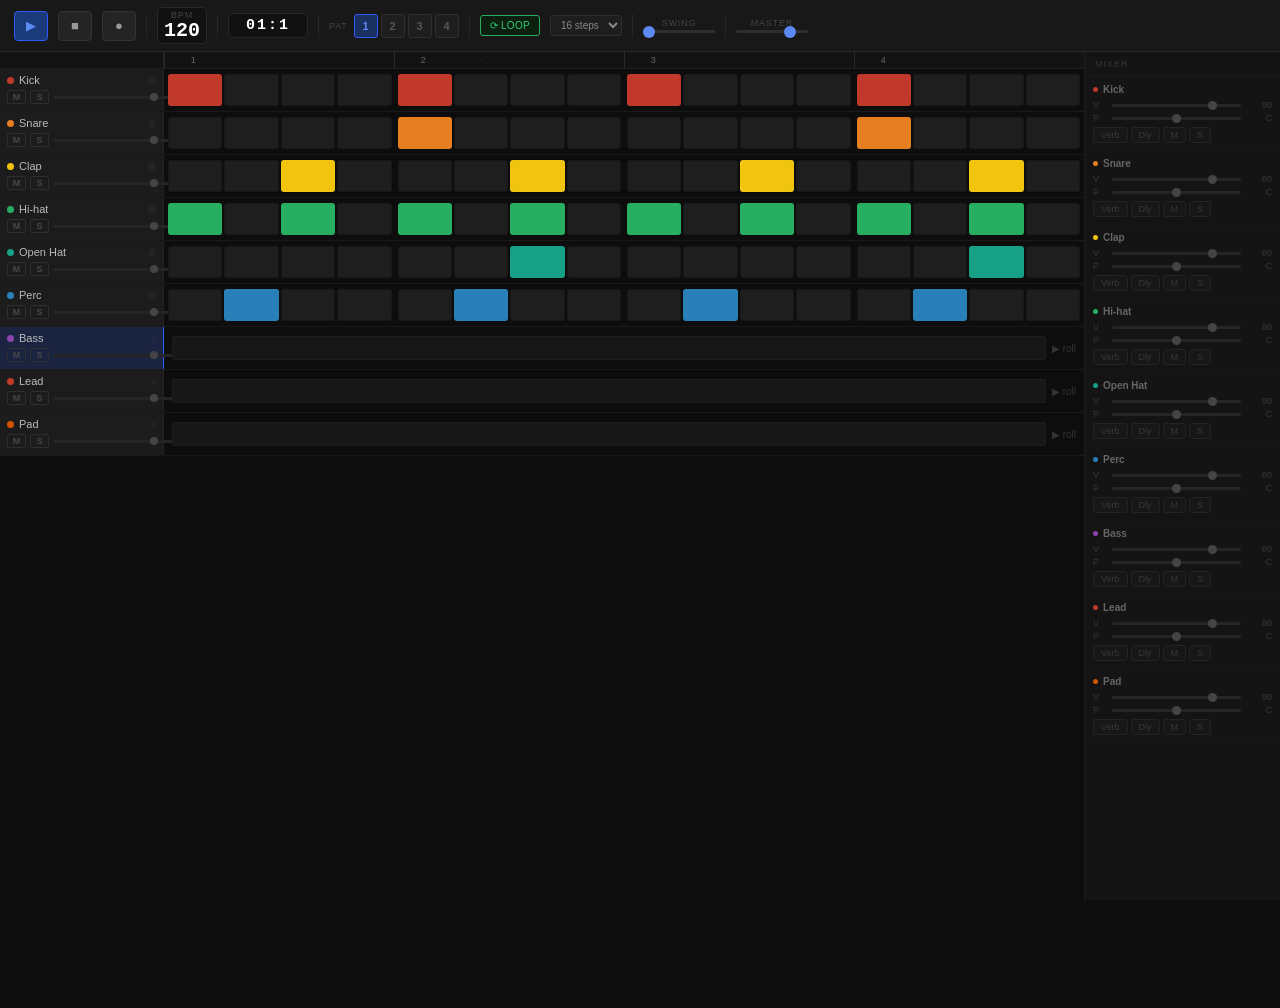
<file: static/beatlab/index.html>
<!DOCTYPE html>
<html lang="en">
<head>
<meta charset="UTF-8">
<meta name="viewport" content="width=device-width,initial-scale=1">
<title>BeatLab Pro</title>
<style>
*,*::before,*::after{box-sizing:border-box;margin:0;padding:0}
html,body{height:100%;background:#0d0d0d;color:#c0c0c0;font-family:-apple-system,BlinkMacSystemFont,'Segoe UI','Inter',sans-serif;font-size:12px;overflow:hidden;user-select:none}

/* ── Transport ── */
#transport{height:52px;background:#181818;border-bottom:1px solid #272727;display:flex;align-items:center;padding:0 14px;gap:10px;flex-shrink:0;z-index:50}
.tbtn{width:34px;height:30px;background:#242424;border:1px solid #333;border-radius:4px;color:#999;cursor:pointer;display:flex;align-items:center;justify-content:center;font-size:13px;transition:all 0.1s;flex-shrink:0}
.tbtn:hover{background:#2e2e2e;color:#fff}
#play-btn{background:#1a3a7a;border-color:#2d5af7;color:#5b8af5}
#play-btn:hover{background:#243d8a}
#play-btn.active{background:#7a1a1a;border-color:#c0392b;color:#e74c3c}
#rec-btn.active{background:#6b1111;border-color:#c0392b;color:#e74c3c}
.vsep{width:1px;height:24px;background:#272727;flex-shrink:0}
.tlabel{font-size:9px;color:#444;letter-spacing:0.8px;text-transform:uppercase}

#bpm-wrap{display:flex;flex-direction:column;align-items:center;gap:1px;cursor:ns-resize;padding:2px 6px;border:1px solid #272727;border-radius:4px;background:#111}
#bpm-num{font-size:20px;font-weight:700;color:#fff;line-height:1;font-family:'Courier New',monospace}

.pat-group{display:flex;gap:3px}
.pat-btn{width:24px;height:24px;background:#1e1e1e;border:1px solid #2e2e2e;border-radius:3px;color:#555;cursor:pointer;font-size:11px;font-weight:700;display:flex;align-items:center;justify-content:center}
.pat-btn:hover{border-color:#555;color:#aaa}
.pat-btn.active{background:#1a3060;border-color:#2d5af7;color:#5b8af5}

#time-display{font-family:'Courier New',monospace;font-size:15px;font-weight:700;color:#fff;background:#111;border:1px solid #272727;border-radius:4px;padding:3px 10px;letter-spacing:2px;min-width:80px;text-align:center}

.t-slider-wrap{display:flex;flex-direction:column;align-items:center;gap:2px}
input[type=range].tslider{width:72px;height:3px;-webkit-appearance:none;background:#2e2e2e;border-radius:2px;outline:none;cursor:pointer}
input[type=range].tslider::-webkit-slider-thumb{-webkit-appearance:none;width:12px;height:12px;border-radius:50%;background:#5b8af5;cursor:pointer}
.loop-btn{padding:4px 9px;background:#1e1e1e;border:1px solid #2e2e2e;border-radius:3px;color:#555;cursor:pointer;font-size:10px;letter-spacing:0.3px;white-space:nowrap}
.loop-btn.active{background:#0d2010;border-color:#27ae60;color:#2ecc71}
.steps-select{background:#1e1e1e;border:1px solid #2e2e2e;border-radius:3px;color:#888;padding:3px 6px;font-size:10px;cursor:pointer;outline:none}
.swing-row{display:flex;align-items:center;gap:5px}

/* ── Main ── */
#main{display:flex;height:calc(100vh - 52px);overflow:hidden}

/* ── Track area ── */
#track-area{flex:1;display:flex;flex-direction:column;overflow:hidden;min-width:0}
#beat-header{display:flex;background:#131313;border-bottom:1px solid #1e1e1e;flex-shrink:0;position:relative;overflow:hidden}
.bh-spacer{width:164px;min-width:164px;flex-shrink:0;border-right:1px solid #222}
.bh-cells{flex:1;display:flex;overflow:hidden}
.bh-cell{flex:1;min-width:0;text-align:center;color:#363636;font-size:9px;padding:3px 0;border-left:1px solid transparent}
.bh-cell.bar{color:#666;border-left-color:#2a2a2a}

#track-list{flex:1;overflow-y:auto;overflow-x:hidden;position:relative}
.track-row{border-bottom:1px solid #191919;display:flex;flex-direction:column;position:relative}
.track-main{display:flex;min-height:42px}

/* Track header */
.track-hdr{width:164px;min-width:164px;background:#1c1c1c;border-right:1px solid #232323;display:flex;flex-direction:column;padding:5px 7px;gap:4px;flex-shrink:0;cursor:pointer;transition:background 0.1s}
.track-hdr:hover{background:#222}
.track-hdr.selected{background:#1a2340;border-right-color:#2d5af7}
.tr-top{display:flex;align-items:center;gap:5px}
.tr-dot{width:7px;height:7px;border-radius:50%;flex-shrink:0}
.tr-name{flex:1;font-size:11px;font-weight:500;color:#bbb;white-space:nowrap;overflow:hidden;text-overflow:ellipsis}
.tr-type{font-size:9px;color:#3a3a3a}
.tr-bot{display:flex;align-items:center;gap:4px}
.mk-btn{width:19px;height:14px;border:1px solid #2e2e2e;border-radius:2px;background:transparent;color:#484848;cursor:pointer;font-size:9px;font-weight:700;display:flex;align-items:center;justify-content:center;flex-shrink:0}
.mk-btn:hover{border-color:#555;color:#999}
.mk-btn.mute-on{background:#8a6000;border-color:#c87f00;color:#ffba00}
.mk-btn.solo-on{background:#0a4a1a;border-color:#27ae60;color:#2ecc71}
.mini-vol{flex:1;height:3px;-webkit-appearance:none;background:#252525;border-radius:2px;outline:none;cursor:pointer}
.mini-vol::-webkit-slider-thumb{-webkit-appearance:none;width:8px;height:8px;border-radius:50%;background:#444;cursor:pointer}
.mini-vol:hover::-webkit-slider-thumb{background:#777}

/* Drum step grid */
.drum-grid{flex:1;display:flex;align-items:center;padding:5px 4px;gap:2px;min-width:0;overflow:hidden}
.step{flex:1;min-width:0;height:32px;border-radius:3px;background:#1e1e1e;border:1px solid #181818;cursor:pointer;transition:background 0.05s,box-shadow 0.05s}
.step:hover{background:#2a2a2a;border-color:#333}
.step.on{border-color:transparent}
.step.cur{box-shadow:0 0 0 1.5px rgba(255,255,255,0.45) inset}
.step.grp{margin-left:4px}

/* Piano roll */
.pr-wrap{flex:1;display:flex;flex-direction:column;min-width:0;overflow:hidden}
.pr-collapsed-view{flex:1;display:flex;align-items:center;padding:0 8px;gap:6px;cursor:pointer;min-height:42px}
.pr-mini-canvas{flex:1;height:24px;background:#171717;border-radius:2px;border:1px solid #1e1e1e;position:relative;overflow:hidden}
.pr-expand-hint{color:#333;font-size:10px;flex-shrink:0;display:flex;align-items:center;gap:3px}
.pr-expand-hint.open{color:#5b8af5}

.pr-open-view{flex:1;overflow:hidden}
.pr-grid-scroll{max-height:200px;overflow-y:auto;overflow-x:hidden}
.pr-row{display:flex;height:12px;position:relative}
.pr-row.bk{background:#141414}
.pr-row.wk{background:#1d1d1d}
.pr-row.ck{border-top:1px solid #2a2a2a}
.pr-key-lbl{width:26px;min-width:26px;font-size:7px;color:#383838;display:flex;align-items:center;justify-content:flex-end;padding-right:3px;border-right:1px solid #252525;flex-shrink:0}
.pr-row.ck .pr-key-lbl{color:#555}
.pr-cells{flex:1;display:flex;position:relative;overflow:hidden}
.pr-cell{flex:1;min-width:0;border-right:1px solid rgba(255,255,255,0.02);cursor:pointer;position:relative}
.pr-row.bk .pr-cell{background:transparent}
.pr-row.wk .pr-cell{background:transparent}
.pr-cell:hover{background:rgba(255,255,255,0.06)!important}
.pr-cell.on{border-radius:2px 0 0 2px}
.pr-cell.cont{}
.pr-cell.end{border-radius:0 2px 2px 0}
.pr-cell.cur{box-shadow:0 0 0 1px rgba(255,80,80,0.4) inset}
.pr-cell.beat{border-right-color:rgba(255,255,255,0.08)!important}

/* ── Mixer ── */
#mixer{width:196px;min-width:196px;background:#141414;border-left:1px solid #1e1e1e;display:flex;flex-direction:column;overflow-y:auto;flex-shrink:0}
#mixer-hdr{padding:7px 10px;font-size:9px;text-transform:uppercase;letter-spacing:1px;color:#353535;border-bottom:1px solid #1a1a1a;flex-shrink:0}
.mix-strip{padding:7px 8px;border-bottom:1px solid #181818}
.mix-name{font-size:10px;font-weight:600;color:#666;margin-bottom:5px;display:flex;align-items:center;gap:5px}
.mix-dot{width:5px;height:5px;border-radius:50%;flex-shrink:0}
.mix-row{display:flex;align-items:center;gap:5px;margin-bottom:3px}
.mix-lbl{font-size:9px;color:#383838;width:14px;flex-shrink:0}
.mix-fader{flex:1;height:3px;-webkit-appearance:none;background:#252525;border-radius:2px;outline:none;cursor:pointer}
.mix-fader::-webkit-slider-thumb{-webkit-appearance:none;width:9px;height:9px;border-radius:50%;background:#444;cursor:pointer}
.mix-fader:hover::-webkit-slider-thumb{background:#777}
.mix-val{font-size:9px;color:#383838;width:26px;text-align:right;flex-shrink:0}
.fx-row{display:flex;gap:3px;margin-top:4px}
.fx-chip{padding:2px 7px;border:1px solid #232323;border-radius:3px;font-size:9px;color:#383838;cursor:pointer;background:#171717}
.fx-chip:hover{color:#888;border-color:#444}
.fx-chip.on{color:#5b8af5;border-color:#1e3a70;background:#0d1b35}

/* ── Synth panel ── */
#synth-panel{height:108px;background:#161616;border-top:1px solid #232323;display:flex;align-items:stretch;gap:0;flex-shrink:0;overflow:hidden}
.syn-sec{padding:8px 14px;border-right:1px solid #1e1e1e;display:flex;flex-direction:column;gap:5px}
.syn-sec-title{font-size:9px;text-transform:uppercase;letter-spacing:0.8px;color:#3a3a3a}
.syn-row{display:flex;align-items:center;gap:5px}
.syn-lbl{font-size:9px;color:#3a3a3a;width:12px}
.syn-val{font-size:9px;color:#555;min-width:26px}
.wave-btns{display:flex;gap:3px}
.wave-btn{width:30px;height:22px;background:#1e1e1e;border:1px solid #2a2a2a;border-radius:3px;color:#555;cursor:pointer;font-size:10px;display:flex;align-items:center;justify-content:center}
.wave-btn:hover{color:#aaa;border-color:#444}
.wave-btn.active{background:#0d1b35;border-color:#2d5af7;color:#5b8af5}
input[type=range].syn-slider{width:70px;height:3px;-webkit-appearance:none;background:#252525;border-radius:2px;outline:none;cursor:pointer}
input[type=range].syn-slider::-webkit-slider-thumb{-webkit-appearance:none;width:10px;height:10px;border-radius:50%;background:#5b8af5;cursor:pointer}
.note-len-btns{display:flex;gap:3px}
.nl-btn{padding:2px 7px;background:#1e1e1e;border:1px solid #2a2a2a;border-radius:3px;color:#555;cursor:pointer;font-size:9px}
.nl-btn:hover{color:#aaa}
.nl-btn.active{background:#0d1b35;border-color:#2d5af7;color:#5b8af5}
#syn-label{font-size:11px;font-weight:600;color:#888;margin-bottom:2px}

::-webkit-scrollbar{width:5px;height:5px}
::-webkit-scrollbar-track{background:#0d0d0d}
::-webkit-scrollbar-thumb{background:#252525;border-radius:3px}
::-webkit-scrollbar-thumb:hover{background:#333}
</style>
</head>
<body>

<!-- Transport -->
<div id="transport">
  <button class="tbtn" id="play-btn" title="Play/Pause (Space)">▶</button>
  <button class="tbtn" id="stop-btn" title="Stop">■</button>
  <button class="tbtn" id="rec-btn" title="Record">●</button>
  <div class="vsep"></div>
  <div id="bpm-wrap" title="Drag up/down to change BPM">
    <span class="tlabel">BPM</span>
    <span id="bpm-num">120</span>
  </div>
  <div class="vsep"></div>
  <div id="time-display">01:1</div>
  <div class="vsep"></div>
  <div class="pat-group">
    <span class="tlabel" style="align-self:center;margin-right:3px">PAT</span>
    <button class="pat-btn active" data-pat="0">1</button>
    <button class="pat-btn" data-pat="1">2</button>
    <button class="pat-btn" data-pat="2">3</button>
    <button class="pat-btn" data-pat="3">4</button>
  </div>
  <div class="vsep"></div>
  <button class="loop-btn active" id="loop-btn">⟳ LOOP</button>
  <select class="steps-select" id="steps-select">
    <option value="16">16 steps</option>
    <option value="32">32 steps</option>
  </select>
  <div class="vsep"></div>
  <div class="t-slider-wrap">
    <span class="tlabel">SWING</span>
    <input type="range" class="tslider" id="swing-sl" min="0" max="100" value="0" step="1">
  </div>
  <div class="vsep"></div>
  <div class="t-slider-wrap">
    <span class="tlabel">MASTER</span>
    <input type="range" class="tslider" id="master-vol" min="0" max="100" value="80" step="1">
  </div>
</div>

<!-- Main -->
<div id="main">
  <div id="track-area">
    <div id="beat-header">
      <div class="bh-spacer"></div>
      <div class="bh-cells" id="bh-cells"></div>
    </div>
    <div id="track-list"></div>
  </div>
  <div id="mixer">
    <div id="mixer-hdr">Mixer</div>
    <div id="mixer-strips"></div>
  </div>
</div>

<!-- Synth editor panel -->
<div id="synth-panel">
  <div class="syn-sec" style="min-width:110px">
    <div id="syn-label">Bass</div>
    <div class="wave-btns" id="wave-btns">
      <button class="wave-btn active" data-wave="sawtooth" title="Sawtooth">∧</button>
      <button class="wave-btn" data-wave="square" title="Square">⊓</button>
      <button class="wave-btn" data-wave="sine" title="Sine">∿</button>
      <button class="wave-btn" data-wave="triangle" title="Triangle">△</button>
    </div>
  </div>
  <div class="syn-sec">
    <div class="syn-sec-title">Envelope</div>
    <div class="syn-row"><span class="syn-lbl">A</span><input type="range" class="syn-slider" id="syn-attack" min="1" max="500" value="10" step="1"><span class="syn-val" id="syn-attack-val">10ms</span></div>
    <div class="syn-row"><span class="syn-lbl">D</span><input type="range" class="syn-slider" id="syn-decay" min="10" max="1000" value="100" step="1"><span class="syn-val" id="syn-decay-val">100ms</span></div>
    <div class="syn-row"><span class="syn-lbl">S</span><input type="range" class="syn-slider" id="syn-sustain" min="0" max="100" value="70" step="1"><span class="syn-val" id="syn-sustain-val">70%</span></div>
    <div class="syn-row"><span class="syn-lbl">R</span><input type="range" class="syn-slider" id="syn-release" min="10" max="2000" value="300" step="1"><span class="syn-val" id="syn-release-val">300ms</span></div>
  </div>
  <div class="syn-sec">
    <div class="syn-sec-title">Filter</div>
    <div class="syn-row"><span class="syn-lbl">LP</span><input type="range" class="syn-slider" id="syn-cutoff" min="100" max="18000" value="8000" step="100"><span class="syn-val" id="syn-cutoff-val">8kHz</span></div>
    <div class="syn-row"><span class="syn-lbl">Q</span><input type="range" class="syn-slider" id="syn-res" min="1" max="20" value="1" step="0.5"><span class="syn-val" id="syn-res-val">1.0</span></div>
    <div class="syn-row"><span class="syn-lbl">HP</span><input type="range" class="syn-slider" id="syn-hpcutoff" min="20" max="2000" value="80" step="10"><span class="syn-val" id="syn-hpcutoff-val">80Hz</span></div>
  </div>
  <div class="syn-sec">
    <div class="syn-sec-title">Note length</div>
    <div class="note-len-btns" id="note-len-btns">
      <button class="nl-btn active" data-len="1">1/16</button>
      <button class="nl-btn" data-len="2">1/8</button>
      <button class="nl-btn" data-len="4">1/4</button>
      <button class="nl-btn" data-len="8">1/2</button>
    </div>
    <div class="syn-sec-title" style="margin-top:6px">Octave shift</div>
    <div class="syn-row" style="gap:5px">
      <button class="wave-btn" id="oct-down">−</button>
      <span id="oct-display" style="font-size:11px;color:#888;min-width:24px;text-align:center">C3</span>
      <button class="wave-btn" id="oct-up">+</button>
    </div>
  </div>
  <div class="syn-sec">
    <div class="syn-sec-title">Distortion</div>
    <div class="syn-row"><span class="syn-lbl">Dr</span><input type="range" class="syn-slider" id="syn-dist" min="0" max="100" value="0" step="1"><span class="syn-val" id="syn-dist-val">0%</span></div>
    <div class="syn-sec-title" style="margin-top:6px">Detune</div>
    <div class="syn-row"><span class="syn-lbl">De</span><input type="range" class="syn-slider" id="syn-detune" min="0" max="50" value="0" step="1"><span class="syn-val" id="syn-detune-val">0ct</span></div>
  </div>
  <div class="syn-sec" style="flex:1">
    <div class="syn-sec-title">Keyboard (Z–, key)</div>
    <div id="mini-keyboard" style="display:flex;gap:1px;margin-top:4px"></div>
    <div style="font-size:9px;color:#333;margin-top:6px">Z X C V B N M = white keys · S D G H J = black keys</div>
  </div>
</div>

<script>
'use strict';

/* ─── Constants ─── */
const TRACK_DEFS = [
  {id:'kick', name:'Kick',     type:'drum',  color:'#c0392b'},
  {id:'snare',name:'Snare',    type:'drum',  color:'#e67e22'},
  {id:'clap', name:'Clap',     type:'drum',  color:'#f1c40f'},
  {id:'hihat',name:'Hi-hat',   type:'drum',  color:'#27ae60'},
  {id:'ohat', name:'Open Hat', type:'drum',  color:'#16a085'},
  {id:'perc', name:'Perc',     type:'drum',  color:'#2980b9'},
  {id:'bass', name:'Bass',     type:'synth', color:'#8e44ad'},
  {id:'lead', name:'Lead',     type:'synth', color:'#c0392b'},
  {id:'pad',  name:'Pad',      type:'synth', color:'#d35400'},
];

// Pitch constants
const BASE_NOTE = 48; // C3
const PITCH_COUNT = 24;
const NOTE_NAMES = ['C','C#','D','D#','E','F','F#','G','G#','A','A#','B'];
const IS_BLACK = [false,true,false,true,false,false,true,false,true,false,true,false];

function pitchName(midi){ return NOTE_NAMES[midi%12] + Math.floor(midi/12-1); }
function isBlack(midi){ return IS_BLACK[midi%12]; }
function midiToFreq(m){ return 440 * Math.pow(2,(m-69)/12); }

/* ─── State ─── */
function makeTrackState(){
  return {
    steps: new Array(32).fill(0),
    notes: [],   // [{pitch, step, len}]
    vol: 0.8, pan: 0, mute: false, solo: false,
    fx: {reverb:false, delay:false},
    synth: {wave:'sawtooth', attack:0.01, decay:0.1, sustain:0.7, release:0.3,
            cutoff:8000, res:1, hpCutoff:80, dist:0, detune:0}
  };
}
function makePattern(){
  return {tracks: Object.fromEntries(TRACK_DEFS.map(t=>[t.id, makeTrackState()]))};
}

let S = {
  playing: false, bpm: 120, currentStep: -1, currentPat: 0,
  loop: true, masterVol: 0.8, swing: 0, numSteps: 16,
  selectedTrackIdx: 6,  // bass
  noteLen: 1, octaveBase: BASE_NOTE,
  patterns: [makePattern(), makePattern(), makePattern(), makePattern()]
};

function pat(){ return S.patterns[S.currentPat]; }
function ts(id){ return pat().tracks[id]; }
function selDef(){ return TRACK_DEFS[S.selectedTrackIdx]; }

/* ─── Default beats for demo ─── */
(function loadDefaults(){
  const p = pat();
  const k = p.tracks.kick.steps;   k[0]=k[4]=k[8]=k[12]=1;
  const sn = p.tracks.snare.steps; sn[4]=sn[12]=1;
  const cl = p.tracks.clap.steps;  cl[2]=cl[6]=cl[10]=cl[14]=1;
  const hh = p.tracks.hihat.steps; [0,2,4,6,8,10,12,14].forEach(i=>hh[i]=1);
  const oh = p.tracks.ohat.steps;  oh[6]=oh[14]=1;
  const pe = p.tracks.perc.steps;  pe[1]=pe[5]=pe[9]=pe[13]=1;
  // Default bass notes
  [[60,0,2],[55,4,1],[57,6,1],[60,8,2],[58,12,1],[55,14,1]].forEach(([p2,st,ln])=>{
    p.tracks.bass.notes.push({pitch:p2, step:st, len:ln});
  });
  // Lead notes
  [[67,0,1],[69,2,1],[71,4,1],[72,8,2],[71,12,1],[69,14,1]].forEach(([p2,st,ln])=>{
    p.tracks.lead.notes.push({pitch:p2, step:st, len:ln});
  });
  p.tracks.bass.synth.wave = 'sawtooth';
  p.tracks.lead.synth.wave = 'square';
  p.tracks.pad.synth.wave = 'sine';
  p.tracks.pad.synth.attack = 0.08;
  p.tracks.pad.synth.release = 0.5;
  p.tracks.pad.synth.cutoff = 2000;
  p.tracks.pad.notes = [[60,0,8],[64,0,8],[67,0,8]].map(([p2,st,ln])=>({pitch:p2,step:st,len:ln}));
})();

/* ─── Audio ─── */
let actx=null, masterGain, compressor, reverbConv, reverbGain, delayNode, delayFb, delayWet;
const tNodes = {}; // per track: {gain, pan, reverbSend, delaySend, waveshaper}

function getCtx(){
  if(!actx){
    actx = new (window.AudioContext||window.webkitAudioContext)();
    buildAudioGraph();
  }
  return actx;
}

function buildAudioGraph(){
  masterGain = actx.createGain(); masterGain.gain.value = S.masterVol;
  compressor = actx.createDynamicsCompressor();
  compressor.threshold.value = -10; compressor.ratio.value = 4; compressor.knee.value = 6;
  masterGain.connect(compressor); compressor.connect(actx.destination);

  // Reverb
  reverbConv = actx.createConvolver();
  reverbConv.buffer = makeImpulse(2.5, 2);
  reverbGain = actx.createGain(); reverbGain.gain.value = 0.28;
  reverbConv.connect(reverbGain); reverbGain.connect(masterGain);

  // Delay
  delayNode = actx.createDelay(2.0);
  delayNode.delayTime.value = 60/S.bpm * 0.375;
  delayFb = actx.createGain(); delayFb.gain.value = 0.38;
  delayWet = actx.createGain(); delayWet.gain.value = 0.22;
  delayNode.connect(delayFb); delayFb.connect(delayNode);
  delayNode.connect(delayWet); delayWet.connect(masterGain);

  TRACK_DEFS.forEach(t=>{
    const g = actx.createGain(); g.gain.value = ts(t.id).vol;
    const p = actx.createStereoPanner(); p.pan.value = ts(t.id).pan;
    g.connect(p); p.connect(masterGain);
    const rs = actx.createGain(); rs.gain.value = 0; p.connect(rs); rs.connect(reverbConv);
    const ds = actx.createGain(); ds.gain.value = 0; p.connect(ds); ds.connect(delayNode);
    tNodes[t.id] = {gain:g, pan:p, reverbSend:rs, delaySend:ds};
  });
}

function makeImpulse(dur, decay){
  const sr = actx.sampleRate, len = sr*dur;
  const buf = actx.createBuffer(2, len, sr);
  for(let c=0;c<2;c++){
    const ch = buf.getChannelData(c);
    for(let i=0;i<len;i++) ch[i] = (Math.random()*2-1)*Math.pow(1-i/len, decay);
  }
  return buf;
}

function trackOut(id){ return tNodes[id]?.gain ?? masterGain; }

function noiseBuffer(dur){
  const sr = actx.sampleRate, len = Math.ceil(sr*dur);
  const buf = actx.createBuffer(1,len,sr), d=buf.getChannelData(0);
  for(let i=0;i<len;i++) d[i]=Math.random()*2-1;
  const s = actx.createBufferSource(); s.buffer = buf; return s;
}

/* Drum synthesis */
function playKick(t, vol){
  const g=actx.createGain(); g.gain.setValueAtTime(vol*1.1,t); g.gain.exponentialRampToValueAtTime(0.001,t+0.55);
  const o=actx.createOscillator(); o.frequency.setValueAtTime(200,t); o.frequency.exponentialRampToValueAtTime(28,t+0.3);
  o.connect(g); g.connect(trackOut('kick'));
  o.start(t); o.stop(t+0.55);
  const cg=actx.createGain(); cg.gain.setValueAtTime(vol*0.6,t); cg.gain.exponentialRampToValueAtTime(0.001,t+0.025);
  const co=actx.createOscillator(); co.frequency.value=900;
  co.connect(cg); cg.connect(trackOut('kick')); co.start(t); co.stop(t+0.025);
}

function playSnare(t, vol){
  const dur=0.28;
  const n=noiseBuffer(dur), hpf=actx.createBiquadFilter(); hpf.type='highpass'; hpf.frequency.value=1400;
  const g=actx.createGain(); g.gain.setValueAtTime(vol*0.75,t); g.gain.exponentialRampToValueAtTime(0.001,t+dur);
  n.connect(hpf); hpf.connect(g); g.connect(trackOut('snare')); n.start(t); n.stop(t+dur);
  const to=actx.createOscillator(); to.type='triangle'; to.frequency.value=195;
  const tg=actx.createGain(); tg.gain.setValueAtTime(vol*0.35,t); tg.gain.exponentialRampToValueAtTime(0.001,t+0.12);
  to.connect(tg); tg.connect(trackOut('snare')); to.start(t); to.stop(t+0.12);
}

function playClap(t, vol){
  [0,0.009,0.02].forEach(d=>{
    const n=noiseBuffer(0.09), bpf=actx.createBiquadFilter(); bpf.type='bandpass'; bpf.frequency.value=1500; bpf.Q.value=0.65;
    const g=actx.createGain(); g.gain.setValueAtTime(vol*0.65,t+d); g.gain.exponentialRampToValueAtTime(0.001,t+d+0.09);
    n.connect(bpf); bpf.connect(g); g.connect(trackOut('clap')); n.start(t+d); n.stop(t+d+0.09);
  });
}

function playHihat(t, vol, open){
  const dur=open?0.42:0.075;
  const n=noiseBuffer(dur), hpf=actx.createBiquadFilter(); hpf.type='highpass'; hpf.frequency.value=8500;
  const g=actx.createGain(); g.gain.setValueAtTime(vol*0.48,t);
  if(open){ g.gain.linearRampToValueAtTime(0.001,t+dur); }
  else { g.gain.exponentialRampToValueAtTime(0.001,t+dur); }
  n.connect(hpf); hpf.connect(g); g.connect(trackOut(open?'ohat':'hihat')); n.start(t); n.stop(t+dur);
}

function playPerc(t, vol){
  const g=actx.createGain(); g.gain.setValueAtTime(vol*0.65,t); g.gain.exponentialRampToValueAtTime(0.001,t+0.22);
  const o=actx.createOscillator(); o.type='sine'; o.frequency.setValueAtTime(420,t); o.frequency.exponentialRampToValueAtTime(200,t+0.15);
  o.connect(g); g.connect(trackOut('perc')); o.start(t); o.stop(t+0.22);
  const n=noiseBuffer(0.065), bpf=actx.createBiquadFilter(); bpf.type='bandpass'; bpf.frequency.value=2200;
  const ng=actx.createGain(); ng.gain.setValueAtTime(vol*0.22,t); ng.gain.exponentialRampToValueAtTime(0.001,t+0.065);
  n.connect(bpf); bpf.connect(ng); ng.connect(trackOut('perc')); n.start(t); n.stop(t+0.065);
}

/* Synth voice */
function playSynthNote(trackId, pitch, time, lenSteps, vel){
  const s = ts(trackId).synth;
  const dur = Math.max(lenSteps * stepDur() * 0.92, 0.04);
  const freq = midiToFreq(pitch);

  const osc = actx.createOscillator();
  osc.type = s.wave;
  osc.frequency.value = freq;
  if(s.detune) osc.detune.value = s.detune * 100;

  const hpf = actx.createBiquadFilter(); hpf.type='highpass'; hpf.frequency.value=s.hpCutoff;
  const lpf = actx.createBiquadFilter(); lpf.type='lowpass'; lpf.frequency.value=s.cutoff; lpf.Q.value=s.res;

  let chain = osc;
  // Distortion waveshaper
  if(s.dist > 0){
    const ws = actx.createWaveShaper(); ws.curve = makeDistCurve(s.dist*4); ws.oversample='4x';
    osc.connect(ws); ws.connect(hpf);
  } else {
    osc.connect(hpf);
  }
  hpf.connect(lpf);

  const env = actx.createGain(); env.gain.setValueAtTime(0,time);
  env.gain.linearRampToValueAtTime(vel*0.9, time+s.attack);
  const peakT = time+s.attack;
  const susVol = vel * s.sustain;
  env.gain.linearRampToValueAtTime(susVol, peakT+s.decay);
  const relStart = time+dur-s.release;
  if(relStart > peakT+s.decay) env.gain.setValueAtTime(susVol, relStart);
  env.gain.linearRampToValueAtTime(0.001, time+dur);

  lpf.connect(env); env.connect(trackOut(trackId));

  // FX sends
  const n = tNodes[trackId];
  if(n){
    n.reverbSend.gain.value = ts(trackId).fx.reverb ? 0.5 : 0;
    n.delaySend.gain.value = ts(trackId).fx.delay ? 0.5 : 0;
  }

  osc.start(time); osc.stop(time+dur+0.05);

  // Second osc for pad (chorus effect)
  if(trackId==='pad' && s.detune>0){
    const o2=actx.createOscillator(); o2.type=s.wave; o2.frequency.value=freq; o2.detune.value=-(s.detune*100);
    const e2=actx.createGain(); e2.gain.setValueAtTime(0,time); e2.gain.linearRampToValueAtTime(vel*0.5,time+s.attack); e2.gain.linearRampToValueAtTime(0.001,time+dur);
    o2.connect(lpf); o2.start(time); o2.stop(time+dur+0.05);
  }
}

function makeDistCurve(amt){
  const n=256, c=new Float32Array(n);
  for(let i=0;i<n;i++){const x=i*2/n-1; c[i]=(Math.PI+amt)*x/(Math.PI+amt*Math.abs(x));}
  return c;
}

/* ─── Sequencer ─── */
let schedTimer=null, nextStepTime=0;
function stepDur(){ return 60/S.bpm/4; }

function scheduleStep(step, t){
  const hasSolo = TRACK_DEFS.some(td=>ts(td.id).solo);
  TRACK_DEFS.forEach(tdef=>{
    const track = ts(tdef.id);
    if(track.mute) return;
    if(hasSolo && !track.solo) return;

    const swingOff = (step%2===1) ? (S.swing/100)*stepDur()*0.65 : 0;
    const ft = t + swingOff;

    if(tdef.type==='drum'){
      if(!track.steps[step]) return;
      const vol = track.vol;
      if(tdef.id==='kick')  playKick(ft,vol);
      else if(tdef.id==='snare') playSnare(ft,vol);
      else if(tdef.id==='clap')  playClap(ft,vol);
      else if(tdef.id==='hihat') playHihat(ft,vol,false);
      else if(tdef.id==='ohat')  playHihat(ft,vol,true);
      else if(tdef.id==='perc')  playPerc(ft,vol);
    } else {
      track.notes.filter(n=>n.step===step).forEach(n=>{
        playSynthNote(tdef.id, n.pitch, ft, n.len, 0.72);
      });
    }
  });
}

function scheduler(){
  const AHEAD = 0.1;
  while(nextStepTime < actx.currentTime + AHEAD){
    scheduleStep(S.currentStep, nextStepTime);
    nextStepTime += stepDur();
    S.currentStep = (S.currentStep+1) % S.numSteps;
  }
  schedTimer = setTimeout(scheduler, 20);
}

let animFrame=null, lastStep=-1;
function startSeq(){
  const ctx=getCtx(); ctx.resume();
  S.playing=true; S.currentStep=0; nextStepTime=ctx.currentTime+0.04;
  scheduler();
  animFrame=requestAnimationFrame(animLoop);
}
function stopSeq(){
  S.playing=false; clearTimeout(schedTimer);
  cancelAnimationFrame(animFrame);
  S.currentStep=-1; lastStep=-1;
  renderHighlights(-1);
  document.getElementById('time-display').textContent='01:1';
}

function animLoop(){
  const step = S.currentStep>0 ? S.currentStep-1 : S.numSteps-1;
  if(step!==lastStep){
    lastStep=step;
    renderHighlights(step);
    const bar=Math.floor(step/4)+1, beat=(step%4)+1;
    document.getElementById('time-display').textContent=String(bar).padStart(2,'0')+':'+beat;
  }
  animFrame=requestAnimationFrame(animLoop);
}

function renderHighlights(step){
  document.querySelectorAll('.step.cur').forEach(e=>e.classList.remove('cur'));
  document.querySelectorAll('.pr-cell.cur').forEach(e=>e.classList.remove('cur'));
  if(step<0) return;
  document.querySelectorAll(`.step[data-step="${step}"]`).forEach(e=>e.classList.add('cur'));
  document.querySelectorAll(`.pr-cell[data-step="${step}"]`).forEach(e=>e.classList.add('cur'));
}

/* ─── UI BUILD ─── */
function buildBeatHeader(){
  const cells = document.getElementById('bh-cells');
  cells.innerHTML='';
  for(let i=0;i<S.numSteps;i++){
    const d=document.createElement('div');
    d.className='bh-cell'+(i%4===0?' bar':'');
    d.textContent=i%4===0 ? Math.floor(i/4)+1 : '·';
    cells.appendChild(d);
  }
}

function buildTrackList(){
  const list=document.getElementById('track-list');
  list.innerHTML='';

  TRACK_DEFS.forEach((tdef,idx)=>{
    const track=ts(tdef.id);
    const row=document.createElement('div');
    row.className='track-row';
    row.dataset.id=tdef.id;

    const main=document.createElement('div');
    main.className='track-main';

    // Header
    const hdr=document.createElement('div');
    hdr.className='track-hdr'+(idx===S.selectedTrackIdx?' selected':'');
    hdr.dataset.idx=idx;
    hdr.innerHTML=`
      <div class="tr-top">
        <div class="tr-dot" style="background:${tdef.color}"></div>
        <span class="tr-name">${tdef.name}</span>
        <span class="tr-type">${tdef.type==='drum'?'◎':'♪'}</span>
      </div>
      <div class="tr-bot">
        <button class="mk-btn mute-btn${track.mute?' mute-on':''}" data-id="${tdef.id}">M</button>
        <button class="mk-btn solo-btn${track.solo?' solo-on':''}" data-id="${tdef.id}">S</button>
        <input type="range" class="mini-vol" data-id="${tdef.id}" min="0" max="100" value="${Math.round(track.vol*100)}">
      </div>`;

    hdr.querySelector('.mute-btn').addEventListener('click',e=>{
      e.stopPropagation();
      track.mute^=1;
      e.currentTarget.classList.toggle('mute-on',!!track.mute);
      updateMixerStrip(tdef.id);
    });
    hdr.querySelector('.solo-btn').addEventListener('click',e=>{
      e.stopPropagation();
      track.solo^=1;
      e.currentTarget.classList.toggle('solo-on',!!track.solo);
      updateMixerStrip(tdef.id);
    });
    hdr.querySelector('.mini-vol').addEventListener('input',e=>{
      track.vol=e.target.value/100;
      if(tNodes[tdef.id]) tNodes[tdef.id].gain.gain.value=track.vol;
      updateMixerStrip(tdef.id);
    });
    hdr.addEventListener('click',()=>selectTrack(idx));

    main.appendChild(hdr);

    if(tdef.type==='drum'){
      main.appendChild(buildDrumGrid(tdef));
    } else {
      main.appendChild(buildPianoRollWrap(tdef,idx));
    }

    row.appendChild(main);
    list.appendChild(row);
  });
}

function buildDrumGrid(tdef){
  const track=ts(tdef.id);
  const grid=document.createElement('div');
  grid.className='drum-grid';
  grid.dataset.id=tdef.id;
  for(let i=0;i<S.numSteps;i++){
    const pad=document.createElement('div');
    pad.className='step'+(i>0&&i%4===0?' grp':'');
    pad.dataset.step=i; pad.dataset.track=tdef.id;
    if(track.steps[i]){ pad.classList.add('on'); pad.style.background=tdef.color; }
    pad.addEventListener('mousedown',e=>{
      e.preventDefault();
      track.steps[i]^=1;
      pad.classList.toggle('on',!!track.steps[i]);
      pad.style.background=track.steps[i]?tdef.color:'';
    });
    grid.appendChild(pad);
  }
  return grid;
}

function buildPianoRollWrap(tdef, idx){
  const wrap=document.createElement('div');
  wrap.className='pr-wrap';
  wrap.dataset.id=tdef.id;

  const collapsed=document.createElement('div');
  collapsed.className='pr-collapsed-view';
  collapsed.innerHTML=`
    <div class="pr-mini-canvas" id="pr-mini-${tdef.id}"></div>
    <div class="pr-expand-hint" id="pr-hint-${tdef.id}">▶ roll</div>`;
  collapsed.addEventListener('click',()=>togglePianoRoll(tdef.id));
  wrap.appendChild(collapsed);
  renderMiniPreview(tdef);

  return wrap;
}

function togglePianoRoll(id){
  const wrap=document.querySelector(`.pr-wrap[data-id="${id}"]`);
  const existing=wrap.querySelector('.pr-open-view');
  const hint=document.getElementById(`pr-hint-${id}`);

  if(existing){
    existing.remove();
    hint.textContent='▶ roll'; hint.classList.remove('open');
  } else {
    const open=document.createElement('div');
    open.className='pr-open-view';
    const scroll=document.createElement('div');
    scroll.className='pr-grid-scroll';
    open.appendChild(scroll);

    const tdef=TRACK_DEFS.find(t=>t.id===id);
    const track=ts(id);

    for(let pi=0;pi<PITCH_COUNT;pi++){
      const midi=BASE_NOTE+PITCH_COUNT-1-pi;
      const bk=isBlack(midi);
      const isC=midi%12===0;
      const row=document.createElement('div');
      row.className='pr-row'+(bk?' bk':' wk')+(isC?' ck':'');

      const lbl=document.createElement('div');
      lbl.className='pr-key-lbl';
      lbl.textContent=isC||(!bk&&(midi-1)%12===11)||(!bk&&midi%12===4)?pitchName(midi):'';
      row.appendChild(lbl);

      const cells=document.createElement('div');
      cells.className='pr-cells';

      for(let si=0;si<S.numSteps;si++){
        const cell=document.createElement('div');
        cell.className='pr-cell'+(si>0&&si%4===0?' beat':'');
        cell.dataset.step=si;
        cell.dataset.pitch=midi;
        cell.dataset.track=id;

        const noteHere=track.notes.find(n=>n.pitch===midi && si>=n.step && si<n.step+n.len);
        if(noteHere){
          cell.style.background=tdef.color;
          cell.style.opacity='0.85';
          if(si===noteHere.step) cell.classList.add('on');
          else cell.classList.add('cont');
          if(si===noteHere.step+noteHere.len-1) cell.classList.add('end');
        }

        cell.addEventListener('mousedown',e=>{
          e.preventDefault();
          const existing2=track.notes.find(n=>n.pitch===midi && si>=n.step && si<n.step+n.len);
          if(existing2){
            track.notes.splice(track.notes.indexOf(existing2),1);
            refreshPianoRoll(id);
            renderMiniPreview(tdef);
          } else {
            track.notes.push({pitch:midi, step:si, len:S.noteLen});
            refreshPianoRoll(id);
            renderMiniPreview(tdef);
          }
        });
        cells.appendChild(cell);
      }
      row.appendChild(cells);
      scroll.appendChild(row);
    }

    wrap.appendChild(open);
    hint.textContent='▲ roll'; hint.classList.add('open');
  }
}

function refreshPianoRoll(id){
  const tdef=TRACK_DEFS.find(t=>t.id===id);
  const track=ts(id);
  const cells=document.querySelectorAll(`.pr-cell[data-track="${id}"]`);
  cells.forEach(cell=>{
    const midi=parseInt(cell.dataset.pitch), si=parseInt(cell.dataset.step);
    const noteHere=track.notes.find(n=>n.pitch===midi && si>=n.step && si<n.step+n.len);
    if(noteHere){
      cell.style.background=tdef.color; cell.style.opacity='0.85';
      cell.classList.toggle('on', si===noteHere.step);
      cell.classList.toggle('cont', si>noteHere.step);
      cell.classList.toggle('end', si===noteHere.step+noteHere.len-1);
    } else {
      cell.style.background=''; cell.style.opacity='';
      cell.classList.remove('on','cont','end');
    }
  });
}

function renderMiniPreview(tdef){
  const mini=document.getElementById(`pr-mini-${tdef.id}`);
  if(!mini) return;
  mini.innerHTML='';
  const track=ts(tdef.id);
  if(!track.notes.length) return;
  const totalSteps=S.numSteps;
  track.notes.forEach(n=>{
    const d=document.createElement('div');
    d.style.cssText=`position:absolute;background:${tdef.color};opacity:0.8;
      left:${(n.step/totalSteps*100).toFixed(1)}%;
      width:${(n.len/totalSteps*100).toFixed(1)}%;
      height:3px;
      bottom:${((n.pitch-BASE_NOTE)/PITCH_COUNT*100).toFixed(1)}%;
      border-radius:1px;`;
    mini.appendChild(d);
  });
}

function buildMixer(){
  const strips=document.getElementById('mixer-strips');
  strips.innerHTML='';
  TRACK_DEFS.forEach(tdef=>{
    const track=ts(tdef.id);
    const strip=document.createElement('div');
    strip.className='mix-strip';
    strip.id=`mix-strip-${tdef.id}`;
    strip.innerHTML=`
      <div class="mix-name"><div class="mix-dot" style="background:${tdef.color}"></div>${tdef.name}</div>
      <div class="mix-row">
        <span class="mix-lbl">V</span>
        <input type="range" class="mix-fader" data-id="${tdef.id}" data-param="vol" min="0" max="100" value="${Math.round(track.vol*100)}">
        <span class="mix-val" id="mvol-${tdef.id}">${Math.round(track.vol*100)}</span>
      </div>
      <div class="mix-row">
        <span class="mix-lbl">P</span>
        <input type="range" class="mix-fader" data-id="${tdef.id}" data-param="pan" min="-100" max="100" value="${Math.round(track.pan*100)}">
        <span class="mix-val" id="mpan-${tdef.id}">${track.pan===0?'C':track.pan>0?'R'+Math.round(track.pan*100):'L'+Math.round(-track.pan*100)}</span>
      </div>
      <div class="fx-row">
        <div class="fx-chip${track.fx.reverb?' on':''}" data-id="${tdef.id}" data-fx="reverb">Verb</div>
        <div class="fx-chip${track.fx.delay?' on':''}" data-id="${tdef.id}" data-fx="delay">Dly</div>
        <div class="fx-chip${track.mute?' on':''}" data-id="${tdef.id}" data-fx="mute" style="${track.mute?'color:#f39c12;border-color:#c87f00;background:#1a1000':''}">M</div>
        <div class="fx-chip${track.solo?' on':''}" data-id="${tdef.id}" data-fx="solo" style="${track.solo?'color:#2ecc71;border-color:#27ae60;background:#001a06':''}">S</div>
      </div>`;

    strip.querySelectorAll('.mix-fader').forEach(sl=>{
      sl.addEventListener('input',e=>{
        const id=e.target.dataset.id, param=e.target.dataset.param, v=parseInt(e.target.value);
        const track2=ts(id);
        if(param==='vol'){
          track2.vol=v/100;
          if(tNodes[id]) tNodes[id].gain.gain.value=track2.vol;
          document.getElementById(`mvol-${id}`).textContent=v;
          const mvol=document.querySelector(`.mini-vol[data-id="${id}"]`);
          if(mvol) mvol.value=v;
        } else {
          track2.pan=v/100;
          if(tNodes[id]) tNodes[id].pan.pan.value=track2.pan;
          document.getElementById(`mpan-${id}`).textContent=v===0?'C':v>0?'R'+v:'L'+(-v);
        }
      });
    });

    strip.querySelectorAll('.fx-chip').forEach(chip=>{
      chip.addEventListener('click',()=>{
        const id=chip.dataset.id, fx=chip.dataset.fx, track2=ts(id);
        if(fx==='reverb'||fx==='delay'){
          track2.fx[fx]^=1; chip.classList.toggle('on',!!track2.fx[fx]);
          if(tNodes[id]) tNodes[id][fx==='reverb'?'reverbSend':'delaySend'].gain.value=track2.fx[fx]?0.5:0;
        } else if(fx==='mute'){
          track2.mute^=1; chip.classList.toggle('on',!!track2.mute);
          chip.style.cssText=track2.mute?'color:#f39c12;border-color:#c87f00;background:#1a1000':'';
          const mb=document.querySelector(`.mute-btn[data-id="${id}"]`);
          if(mb) mb.classList.toggle('mute-on',!!track2.mute);
        } else if(fx==='solo'){
          track2.solo^=1; chip.classList.toggle('on',!!track2.solo);
          chip.style.cssText=track2.solo?'color:#2ecc71;border-color:#27ae60;background:#001a06':'';
          const sb=document.querySelector(`.solo-btn[data-id="${id}"]`);
          if(sb) sb.classList.toggle('solo-on',!!track2.solo);
        }
      });
    });
    strips.appendChild(strip);
  });
}

function updateMixerStrip(id){
  const track=ts(id);
  const vv=document.getElementById(`mvol-${id}`);
  if(vv) vv.textContent=Math.round(track.vol*100);
  const vc=document.querySelector(`#mix-strip-${id} .mix-fader[data-param="vol"]`);
  if(vc) vc.value=Math.round(track.vol*100);
}

/* Synth panel */
function selectTrack(idx){
  S.selectedTrackIdx=idx;
  document.querySelectorAll('.track-hdr').forEach(h=>h.classList.remove('selected'));
  document.querySelectorAll('.track-hdr').forEach(h=>{ if(parseInt(h.dataset.idx)===idx) h.classList.add('selected'); });
  updateSynthPanel();
}

function updateSynthPanel(){
  const tdef=selDef();
  document.getElementById('syn-label').textContent=tdef.name;
  const panelVisible=tdef.type==='synth';
  document.querySelectorAll('.syn-sec').forEach((s,i)=>{ if(i>0) s.style.opacity=panelVisible?'1':'0.3'; });

  if(!panelVisible) return;
  const s=ts(tdef.id).synth;
  document.querySelectorAll('.wave-btn').forEach(b=>b.classList.toggle('active',b.dataset.wave===s.wave));
  document.getElementById('syn-attack').value=Math.round(s.attack*1000);
  document.getElementById('syn-attack-val').textContent=Math.round(s.attack*1000)+'ms';
  document.getElementById('syn-decay').value=Math.round(s.decay*1000);
  document.getElementById('syn-decay-val').textContent=Math.round(s.decay*1000)+'ms';
  document.getElementById('syn-sustain').value=Math.round(s.sustain*100);
  document.getElementById('syn-sustain-val').textContent=Math.round(s.sustain*100)+'%';
  document.getElementById('syn-release').value=Math.round(s.release*1000);
  document.getElementById('syn-release-val').textContent=Math.round(s.release*1000)+'ms';
  document.getElementById('syn-cutoff').value=s.cutoff;
  document.getElementById('syn-cutoff-val').textContent=s.cutoff>=1000?(s.cutoff/1000).toFixed(1)+'kHz':s.cutoff+'Hz';
  document.getElementById('syn-res').value=s.res;
  document.getElementById('syn-res-val').textContent=parseFloat(s.res).toFixed(1);
  document.getElementById('syn-hpcutoff').value=s.hpCutoff;
  document.getElementById('syn-hpcutoff-val').textContent=s.hpCutoff+'Hz';
  document.getElementById('syn-dist').value=s.dist;
  document.getElementById('syn-dist-val').textContent=s.dist+'%';
  document.getElementById('syn-detune').value=s.detune;
  document.getElementById('syn-detune-val').textContent=s.detune+'ct';
}

function bindSynthPanel(){
  document.getElementById('wave-btns').addEventListener('click',e=>{
    const btn=e.target.closest('.wave-btn');
    if(!btn||!btn.dataset.wave) return;
    const tdef=selDef(); if(tdef.type!=='synth') return;
    ts(tdef.id).synth.wave=btn.dataset.wave;
    document.querySelectorAll('.wave-btn').forEach(b=>b.classList.toggle('active',b===btn));
  });

  const params=[
    ['syn-attack',  v=>{const s=synthS(); s.attack=v/1000;  document.getElementById('syn-attack-val').textContent=v+'ms';}],
    ['syn-decay',   v=>{const s=synthS(); s.decay=v/1000;   document.getElementById('syn-decay-val').textContent=v+'ms';}],
    ['syn-sustain', v=>{const s=synthS(); s.sustain=v/100;  document.getElementById('syn-sustain-val').textContent=v+'%';}],
    ['syn-release', v=>{const s=synthS(); s.release=v/1000; document.getElementById('syn-release-val').textContent=v+'ms';}],
    ['syn-cutoff',  v=>{const s=synthS(); s.cutoff=v;       document.getElementById('syn-cutoff-val').textContent=v>=1000?(v/1000).toFixed(1)+'kHz':v+'Hz';}],
    ['syn-res',     v=>{const s=synthS(); s.res=v;          document.getElementById('syn-res-val').textContent=parseFloat(v).toFixed(1);}],
    ['syn-hpcutoff',v=>{const s=synthS(); s.hpCutoff=v;     document.getElementById('syn-hpcutoff-val').textContent=v+'Hz';}],
    ['syn-dist',    v=>{const s=synthS(); s.dist=v;         document.getElementById('syn-dist-val').textContent=v+'%';}],
    ['syn-detune',  v=>{const s=synthS(); s.detune=v;       document.getElementById('syn-detune-val').textContent=v+'ct';}],
  ];
  params.forEach(([id,fn])=>{
    const el=document.getElementById(id);
    if(el) el.addEventListener('input',e=>{ if(selDef().type==='synth') fn(parseFloat(e.target.value)); });
  });

  function synthS(){ return ts(selDef().id).synth; }
}

function buildMiniKeyboard(){
  const kb=document.getElementById('mini-keyboard');
  const notes=[0,2,4,5,7,9,11]; // C D E F G A B
  for(let n=0;n<8;n++){
    const btn=document.createElement('div');
    btn.style.cssText='width:14px;height:28px;background:#888;border-radius:2px 2px 3px 3px;border:1px solid #555;cursor:pointer;flex-shrink:0;transition:background 0.05s';
    btn.dataset.offset=notes[n%7];
    btn.addEventListener('mousedown',()=>{
      if(!actx){ getCtx(); }
      else actx.resume();
      const pitch=S.octaveBase+notes[n%7];
      const tdef=selDef();
      if(tdef.type==='synth'){
        playSynthNote(tdef.id, pitch, actx.currentTime, S.noteLen, 0.75);
        btn.style.background='#4a7fd4';
        setTimeout(()=>btn.style.background='#888', 200);
      }
    });
    kb.appendChild(btn);
  }
}

/* ─── Transport binding ─── */
function bindTransport(){
  document.getElementById('play-btn').addEventListener('click',()=>{
    if(S.playing){ stopSeq(); document.getElementById('play-btn').textContent='▶'; document.getElementById('play-btn').classList.remove('active'); }
    else { startSeq(); document.getElementById('play-btn').textContent='⏸'; document.getElementById('play-btn').classList.add('active'); }
  });
  document.getElementById('stop-btn').addEventListener('click',()=>{
    stopSeq(); document.getElementById('play-btn').textContent='▶'; document.getElementById('play-btn').classList.remove('active');
  });
  document.getElementById('loop-btn').addEventListener('click',e=>{
    S.loop^=1; e.currentTarget.classList.toggle('active',!!S.loop);
  });

  // BPM drag
  const bpmEl=document.getElementById('bpm-wrap');
  let bpmDrag=false, bpmStartY=0, bpmStartVal=120;
  bpmEl.addEventListener('mousedown',e=>{ bpmDrag=true; bpmStartY=e.clientY; bpmStartVal=S.bpm; e.preventDefault(); });
  window.addEventListener('mousemove',e=>{
    if(!bpmDrag) return;
    const delta=Math.round((bpmStartY-e.clientY)*0.5);
    S.bpm=Math.max(40,Math.min(220,bpmStartVal+delta));
    document.getElementById('bpm-num').textContent=S.bpm;
    if(actx && S.playing){ clearTimeout(schedTimer); scheduler(); }
    if(actx && delayNode) delayNode.delayTime.value=60/S.bpm*0.375;
  });
  window.addEventListener('mouseup',()=>bpmDrag=false);

  document.getElementById('master-vol').addEventListener('input',e=>{
    S.masterVol=e.target.value/100;
    if(masterGain) masterGain.gain.value=S.masterVol;
  });
  document.getElementById('swing-sl').addEventListener('input',e=>{ S.swing=parseInt(e.target.value); });

  document.getElementById('steps-select').addEventListener('change',e=>{
    S.numSteps=parseInt(e.target.value);
    buildBeatHeader(); buildTrackList();
  });

  // Pattern buttons
  document.querySelectorAll('.pat-btn').forEach(btn=>{
    btn.addEventListener('click',()=>{
      S.currentPat=parseInt(btn.dataset.pat);
      document.querySelectorAll('.pat-btn').forEach(b=>b.classList.toggle('active',b===btn));
      buildTrackList(); buildMixer();
    });
  });

  // Note length
  document.getElementById('note-len-btns').addEventListener('click',e=>{
    const btn=e.target.closest('.nl-btn');
    if(!btn) return;
    S.noteLen=parseInt(btn.dataset.len);
    document.querySelectorAll('.nl-btn').forEach(b=>b.classList.toggle('active',b===btn));
  });

  // Octave shift
  document.getElementById('oct-up').addEventListener('click',()=>{
    S.octaveBase=Math.min(S.octaveBase+12, 84);
    document.getElementById('oct-display').textContent=pitchName(S.octaveBase);
  });
  document.getElementById('oct-down').addEventListener('click',()=>{
    S.octaveBase=Math.max(S.octaveBase-12, 24);
    document.getElementById('oct-display').textContent=pitchName(S.octaveBase);
  });
}

/* ─── Keyboard shortcuts ─── */
const KB_WHITE  = ['z','x','c','v','b','n','m',','];
const KB_BLACK  = ['s','d','g','h','j'];
const WHITE_OFF = [0,2,4,5,7,9,11,12];
const BLACK_OFF = [1,3,6,8,10];
const heldKeys = new Set();

document.addEventListener('keydown',e=>{
  if(e.target.tagName==='INPUT'||e.target.tagName==='SELECT') return;
  if(e.repeat) return;
  const key=e.key.toLowerCase();

  if(key===' '){ e.preventDefault();
    if(S.playing){ stopSeq(); document.getElementById('play-btn').textContent='▶'; document.getElementById('play-btn').classList.remove('active'); }
    else { startSeq(); document.getElementById('play-btn').textContent='⏸'; document.getElementById('play-btn').classList.add('active'); }
    return;
  }

  let pitch=-1;
  const wi=KB_WHITE.indexOf(key); if(wi>=0) pitch=S.octaveBase+WHITE_OFF[wi];
  const bi=KB_BLACK.indexOf(key); if(bi>=0) pitch=S.octaveBase+BLACK_OFF[bi];

  if(pitch>=0 && !heldKeys.has(key)){
    heldKeys.add(key);
    const ctx=getCtx(); ctx.resume();
    const tdef=selDef();
    if(tdef.type==='synth') playSynthNote(tdef.id, pitch, ctx.currentTime, S.noteLen, 0.75);
  }
});
document.addEventListener('keyup',e=>heldKeys.delete(e.key.toLowerCase()));

/* ─── Init ─── */
buildBeatHeader();
buildTrackList();
buildMixer();
bindTransport();
bindSynthPanel();
buildMiniKeyboard();
selectTrack(S.selectedTrackIdx);
</script>
</body>
</html>
</file>
